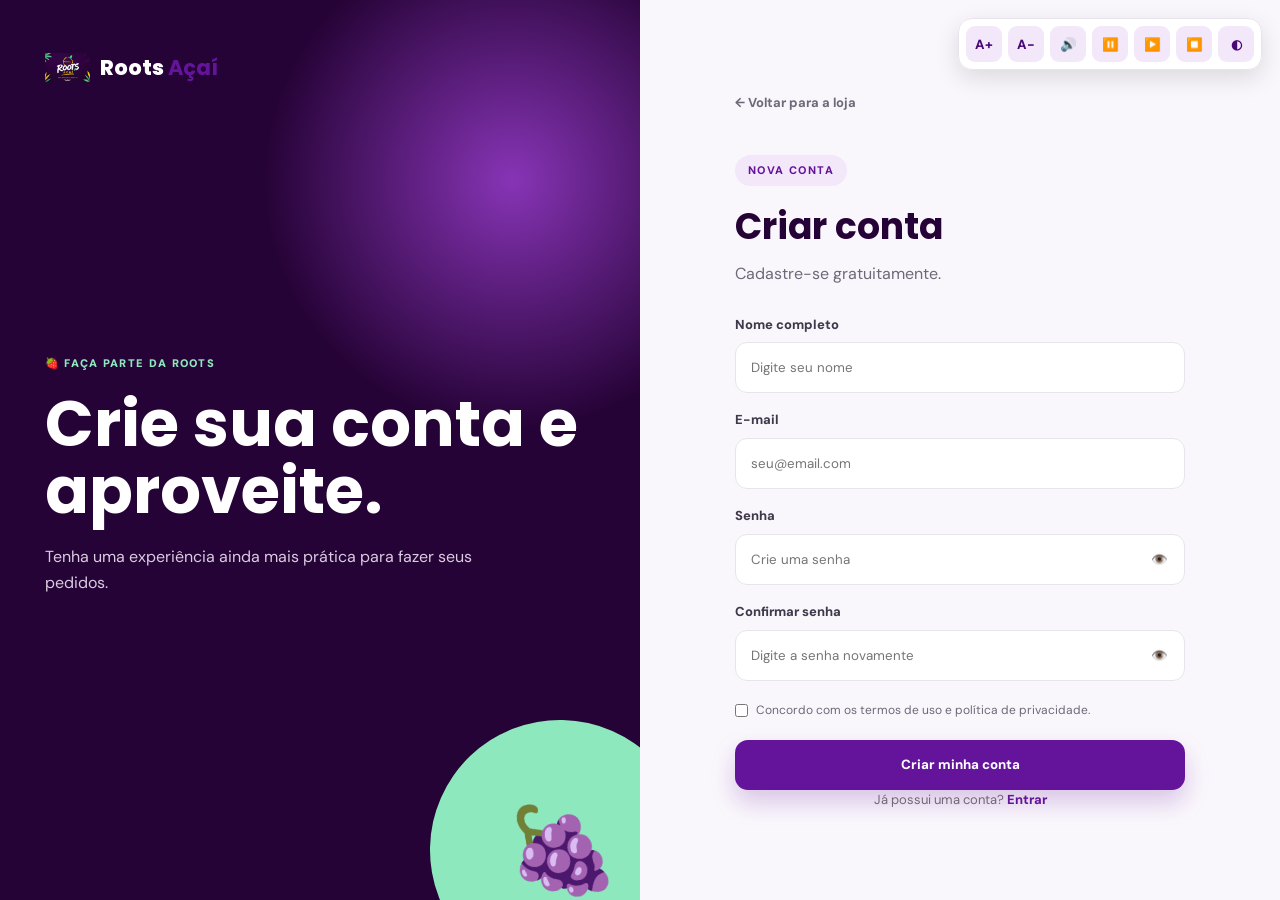
<file: cadastro.html>
<!DOCTYPE html>
<html lang="pt-BR">

<head>

    <meta charset="UTF-8">

    <meta name="viewport"
        content="width=device-width, initial-scale=1.0">

    <title>Criar conta | Roots Açaí</title>

    <link rel="preconnect"
        href="https://fonts.googleapis.com">

    <link rel="preconnect"
        href="https://fonts.gstatic.com"
        crossorigin>

    <link href="https://fonts.googleapis.com/css2?family=DM+Sans:wght@400;500;600;700&family=Poppins:wght@500;600;700;800&display=swap"
        rel="stylesheet">

    <link rel="stylesheet"
        href="styler.css">

</head>

<body class="auth-page">


    <div class="acessibilidade">

        <button onclick="aumentarTexto()"
            aria-label="Aumentar texto">
            A+
        </button>

        <button onclick="diminuirTexto()"
            aria-label="Diminuir texto">
            A-
        </button>

        <button onclick="lerPagina()"
            aria-label="Ler página">
            🔊
        </button>

        <button onclick="pausarAudio()"
            aria-label="Pausar leitura">
            ⏸️
        </button>

        <button onclick="continuarAudio()"
            aria-label="Continuar leitura">
            ▶️
        </button>

        <button onclick="pararAudio()"
            aria-label="Parar leitura">
            ⏹️
        </button>

        <button onclick="alternarContraste()"
            aria-label="Alto contraste">
            ◐
        </button>

    </div>


    <main class="auth-container">


        <section class="auth-visual cadastro-visual">

            <a href="index.html"
                class="logo auth-logo">

                <img src="imagens/logo.jpeg"
                    alt="Roots Açaí">

                <span>
                    Roots
                    <strong>Açaí</strong>
                </span>

            </a>


            <div class="auth-visual-content">

                <span>
                    🍓 FAÇA PARTE DA ROOTS
                </span>

                <h1>
                    Crie sua conta
                    e aproveite.
                </h1>

                <p>
                    Tenha uma experiência ainda mais
                    prática para fazer seus pedidos.
                </p>

            </div>


            <div class="auth-fruit">
                🍇
            </div>

        </section>


        <section class="auth-form-area">

            <div class="auth-form">

                <a href="index.html"
                    class="voltar">
                    ← Voltar para a loja
                </a>


                <div class="auth-heading">

                    <span class="section-tag">
                        NOVA CONTA
                    </span>

                    <h2>
                        Criar conta
                    </h2>

                    <p>
                        Cadastre-se gratuitamente.
                    </p>

                </div>


                <form id="cadastroForm">

                    <div class="form-group">

                        <label for="cadNome">
                            Nome completo
                        </label>

                        <input
                            type="text"
                            id="cadNome"
                            placeholder="Digite seu nome"
                            required>

                    </div>


                    <div class="form-group">

                        <label for="cadEmail">
                            E-mail
                        </label>

                        <input
                            type="email"
                            id="cadEmail"
                            placeholder="seu@email.com"
                            required>

                    </div>


                    <div class="form-group">

                        <label for="cadSenha">
                            Senha
                        </label>

                        <div class="input-password">

                            <input
                                type="password"
                                id="cadSenha"
                                placeholder="Crie uma senha"
                                minlength="6"
                                required>

                            <button type="button"
                                onclick="mostrarSenha('cadSenha', this)"
                                aria-label="Mostrar senha">
                                👁️
                            </button>

                        </div>

                    </div>


                    <div class="form-group">

                        <label for="cadConfirmar">
                            Confirmar senha
                        </label>

                        <div class="input-password">

                            <input
                                type="password"
                                id="cadConfirmar"
                                placeholder="Digite a senha novamente"
                                required>

                            <button type="button"
                                onclick="mostrarSenha('cadConfirmar', this)"
                                aria-label="Mostrar senha">
                                👁️
                            </button>

                        </div>

                    </div>


                    <label class="checkbox termos">

                        <input type="checkbox"
                            id="termos"
                            required>

                        <span>
                            Concordo com os termos
                            de uso e política de privacidade.
                        </span>

                    </label>


                    <button type="submit"
                        class="btn btn-primary btn-full">

                        Criar minha conta

                    </button>

                </form>


                <p class="auth-register">

                    Já possui uma conta?

                    <a href="login.html">
                        Entrar
                    </a>

                </p>

            </div>

        </section>

    </main>


    <script src="script.js"></script>

</body>

</html>
</file>
<file: styler.css>
* {
    margin: 0;
    padding: 0;
    box-sizing: border-box;
}


html {
    scroll-behavior: smooth;
    font-size: 16px;
}


body {
    font-family: "DM Sans", Arial, sans-serif;
    color: #292238;
    background: #eeeced;
    line-height: 1.6;
    overflow-x: hidden;
}


img {
    max-width: 100%;
    display: block;
}


a {
    color: inherit;
    text-decoration: none;
}


button,
input {
    font-family: inherit;
}


button {
    cursor: pointer;
}


.container {
    width: min(1180px, 92%);
    margin: auto;
}


/* ================= CORES ================= */

:root {

    --roxo: #64149a;
    --roxo-dark: #480878;
    --roxo-deep: #260337;

    --roxo-light: #f3e7fa;

    --amarelo: #ffd83d;
    --amarelo-dark: #efbb00;

    --menta: #8ee8bd;
    --menta-dark: #35b77d;

    --branco: #ffffff;

    --cinza: #6e6878;
    --cinza-light: #f7f5f9;

    --borda: #e8e3ed;

    --sombra:
        0 20px 50px rgba(53, 15, 75, .10);

    --radius: 22px;
}


/* ================= ACESSIBILIDADE ================= */

.acessibilidade {

    position: fixed;

    top: 18px;
    right: 18px;

    z-index: 9999;

    display: flex;
    gap: 6px;

    padding: 7px;

    background: rgba(255,255,255,.95);

    border: 1px solid var(--borda);

    border-radius: 14px;

    box-shadow: 0 8px 25px rgba(0,0,0,.12);

    backdrop-filter: blur(10px);
}


.acessibilidade button {

    width: 36px;
    height: 36px;

    border: none;

    border-radius: 9px;

    background: var(--roxo-light);

    color: var(--roxo-dark);

    font-weight: 800;

    transition: .2s;
}


.acessibilidade button:hover {

    background: var(--roxo);

    color: white;

    transform: translateY(-2px);
}


/* ================= HEADER ================= */

.header {

    position: sticky;

    top: 0;

    z-index: 1000;

    background: rgba(255,255,255,.94);

    backdrop-filter: blur(15px);

    border-bottom: 1px solid var(--borda);
}


.nav-container {

    min-height: 82px;

    display: flex;

    align-items: center;

    justify-content: space-between;

    gap: 25px;
}


.logo {

    display: flex;

    align-items: center;

    gap: 10px;

    font-family: Poppins, sans-serif;

    font-size: 21px;

    font-weight: 800;

    color: var(--roxo-deep);
}


.logo img {

    width: 45px;
    height: 45px;

    object-fit: contain;

    border-radius: 12px;
}


.logo strong {

    color: var(--roxo);
}


.nav {

    display: flex;

    align-items: center;

    gap: 28px;

    margin-left: auto;
}


.nav a {

    color: #5f586a;

    font-weight: 600;

    font-size: 14px;

    transition: .2s;
}


.nav a:hover {

    color: var(--roxo);
}


.nav-cadastro {

    padding: 10px 17px;

    background: var(--roxo);

    color: white !important;

    border-radius: 10px;
}


.btn-carrinho {

    display: flex;

    align-items: center;

    gap: 7px;

    border: 1px solid var(--borda);

    background: white;

    color: var(--roxo);

    border-radius: 12px;

    padding: 10px 13px;

    font-weight: 700;
}


.btn-carrinho b {

    width: 22px;
    height: 22px;

    display: grid;
    place-items: center;

    border-radius: 50%;

    background: var(--amarelo);

    color: #3c3000;

    font-size: 11px;
}


.menu-mobile {

    display: none;

    border: none;

    background: transparent;

    font-size: 26px;
}


/* ================= HERO ================= */

.hero {

    position: relative;

    overflow: hidden;

    background:
        radial-gradient(circle at 80% 30%, #f1dcff, transparent 30%),
        linear-gradient(135deg,#fff 0%,#faf5fd 100%);

    padding: 90px 0 80px;
}


.hero-grid {

    display: grid;

    grid-template-columns: 1fr 1fr;

    align-items: center;

    gap: 70px;
}


.hero-tag,
.section-tag {

    display: inline-flex;

    color: var(--roxo);

    background: var(--roxo-light);

    border-radius: 100px;

    padding: 7px 13px;

    font-size: 11px;

    letter-spacing: 1.4px;

    font-weight: 800;
}


.hero h1 {

    margin-top: 20px;

    max-width: 650px;

    font-family: Poppins, sans-serif;

    font-size: clamp(42px, 5vw, 70px);

    line-height: 1.03;

    color: var(--roxo-deep);

    letter-spacing: -2px;
}


.hero h1 span {

    color: var(--roxo);
}


.hero p {

    max-width: 560px;

    margin-top: 22px;

    font-size: 17px;

    color: var(--cinza);
}


.hero-buttons {

    display: flex;

    gap: 12px;

    margin-top: 30px;

    flex-wrap: wrap;
}


.btn {

    border: none;

    min-height: 50px;

    display: inline-flex;

    justify-content: center;

    align-items: center;

    gap: 8px;

    padding: 0 22px;

    border-radius: 13px;

    font-weight: 800;

    transition: .25s;
}


.btn:hover {

    transform: translateY(-3px);
}


.btn-primary {

    background: var(--roxo);

    color: white;

    box-shadow: 0 12px 25px rgba(100,20,154,.22);
}


.btn-primary:hover {

    background: var(--roxo-dark);
}


.btn-outline {

    border: 1px solid var(--borda);

    background: white;

    color: var(--roxo);
}


.btn-yellow {

    background: var(--amarelo);

    color: #3d3000;
}


.btn-full {

    width: 100%;
}


.hero-stats {

    display: flex;

    gap: 30px;

    margin-top: 45px;
}


.hero-stats div {

    display: flex;

    flex-direction: column;
}


.hero-stats strong {

    color: var(--roxo-deep);

    font-family: Poppins, sans-serif;

    font-size: 20px;
}


.hero-stats span {

    color: var(--cinza);

    font-size: 12px;
}


.hero-image {

    position: relative;

    display: flex;

    justify-content: center;

    align-items: center;
}


.hero-image img {

    position: relative;

    width: min(500px,100%);

    aspect-ratio: 1;

    object-fit: cover;

    border-radius: 50%;

    border: 13px solid white;

    box-shadow: 0 30px 80px rgba(75,10,100,.22);

    z-index: 2;
}


.hero-circle {

    position: absolute;

    width: 90%;

    aspect-ratio: 1;

    border-radius: 50%;

    background: var(--menta);

    transform: rotate(12deg);
}


.floating-card {

    position: absolute;

    bottom: 15px;

    left: 0;

    z-index: 3;

    display: flex;

    align-items: center;

    gap: 12px;

    background: white;

    padding: 14px 17px;

    border-radius: 16px;

    box-shadow: var(--sombra);

    font-size: 25px;
}


.floating-card div {

    display: flex;

    flex-direction: column;
}


.floating-card strong {

    font-size: 13px;
}


.floating-card span {

    font-size: 11px;

    color: var(--cinza);
}


/* ================= MARQUEE ================= */

.marquee {

    background: var(--roxo);

    color: white;

    overflow: hidden;

    padding: 17px 0;

    font-family: Poppins, sans-serif;

    font-weight: 700;

    white-space: nowrap;
}


.marquee div {

    display: flex;

    justify-content: center;

    gap: 30px;

    font-size: 13px;
}


.marquee span {

    color: var(--amarelo);
}


/* ================= SECTIONS ================= */

.section {

    padding: 100px 0;
}


.section-header {

    display: flex;

    justify-content: space-between;

    align-items: end;

    gap: 30px;

    margin-bottom: 45px;
}


.section-header h2 {

    margin-top: 12px;

    font-family: Poppins, sans-serif;

    font-size: clamp(30px,4vw,45px);

    line-height: 1.1;

    color: var(--roxo-deep);
}


.section-header h2 span {

    color: var(--roxo);
}


.section-header > p {

    max-width: 390px;

    color: var(--cinza);
}


.center {

    display: block;

    text-align: center;

    max-width: 650px;

    margin-left: auto;

    margin-right: auto;
}


.center p {

    margin: 15px auto 0;
}


/* ================= PRODUTOS ================= */

.produtos-grid {

    display: grid;

    grid-template-columns:
        repeat(3, 1fr);

    gap: 25px;
}


.produto-card {

    overflow: hidden;

    background: white;

    border: 1px solid var(--borda);

    border-radius: var(--radius);

    transition: .3s;
}


.produto-card:hover {

    transform: translateY(-8px);

    box-shadow: var(--sombra);
}


.produto-img {

    position: relative;

    overflow: hidden;

    aspect-ratio: 1.15;
}


.produto-img img {

    width: 100%;
    height: 100%;

    object-fit: cover;

    transition: .4s;
}


.produto-card:hover img {

    transform: scale(1.06);
}


.produto-badge {

    position: absolute;

    top: 15px;
    left: 15px;

    background: var(--menta);

    color: #0b5534;

    padding: 6px 10px;

    border-radius: 8px;

    font-size: 10px;

    font-weight: 900;
}


.produto-badge.rosa {

    background: #ffc5dc;

    color: #8e174a;
}


.produto-badge.amarelo {

    background: var(--amarelo);

    color: #5b4700;
}


.produto-info {

    padding: 22px;
}


.produto-category {

    color: var(--roxo);

    font-size: 10px;

    font-weight: 900;

    letter-spacing: 1.2px;
}


.produto-info h3 {

    margin-top: 6px;

    font-family: Poppins, sans-serif;

    font-size: 21px;
}


.produto-info p {

    margin-top: 8px;

    color: var(--cinza);

    font-size: 13px;

    min-height: 43px;
}


.produto-bottom {

    display: flex;

    justify-content: space-between;

    align-items: center;

    margin-top: 20px;
}


.produto-bottom div {

    display: flex;

    flex-direction: column;
}


.produto-bottom small {

    color: var(--cinza);

    font-size: 10px;
}


.produto-bottom strong {

    font-family: Poppins, sans-serif;

    color: var(--roxo-deep);

    font-size: 19px;
}


.btn-add {

    width: 43px;
    height: 43px;

    border: none;

    border-radius: 12px;

    background: var(--roxo);

    color: white;

    font-size: 25px;

    transition: .2s;
}


.btn-add:hover {

    background: var(--roxo-dark);

    transform: rotate(90deg);
}


/* ================= BENEFÍCIOS ================= */

.diferenciais {

    background: var(--cinza-light);
}


.beneficios-grid {

    display: grid;

    grid-template-columns:
        repeat(4,1fr);

    gap: 18px;
}


.beneficio {

    background: white;

    padding: 28px;

    border-radius: 20px;

    border: 1px solid var(--borda);
}


.beneficio-icon {

    width: 52px;
    height: 52px;

    display: grid;
    place-items: center;

    background: var(--roxo-light);

    border-radius: 15px;

    font-size: 25px;

    margin-bottom: 18px;
}


.beneficio h3 {

    font-family: Poppins, sans-serif;

    font-size: 17px;
}


.beneficio p {

    color: var(--cinza);

    font-size: 13px;

    margin-top: 7px;
}


/* ================= SOBRE ================= */

.sobre {

    padding: 110px 0;
}


.sobre-grid {

    display: grid;

    grid-template-columns: 1fr 1fr;

    gap: 80px;

    align-items: center;
}


.sobre-images {

    position: relative;

    padding: 25px;
}


.sobre-images::before {

    content: "";

    position: absolute;

    inset: 0;

    border-radius: 35px;

    background: var(--menta);

    transform: rotate(-5deg);
}


.sobre-images img {

    position: relative;

    width: 100%;

    aspect-ratio: 1;

    object-fit: cover;

    border-radius: 30px;

    box-shadow: var(--sombra);
}


.sobre-card {

    position: absolute;

    right: 0;
    bottom: 0;

    background: white;

    padding: 16px 20px;

    border-radius: 16px;

    box-shadow: var(--sombra);

    display: flex;

    gap: 10px;

    align-items: center;

    font-weight: 800;
}


.sobre-content h2 {

    margin-top: 18px;

    font-family: Poppins, sans-serif;

    color: var(--roxo-deep);

    font-size: clamp(30px,4vw,45px);

    line-height: 1.1;
}


.sobre-content p {

    margin-top: 18px;

    color: var(--cinza);

    font-size: 15px;
}


.sobre-content .btn {

    margin-top: 25px;
}


/* ================= CTA ================= */

.cta {

    padding: 100px 0;

    background:
        radial-gradient(circle at 20% 20%,#8c31bd,transparent 25%),
        var(--roxo-deep);

    color: white;

    text-align: center;
}


.cta-content {

    max-width: 650px;

    margin: auto;
}


.cta-content > span {

    color: var(--menta);

    font-size: 11px;

    letter-spacing: 1.4px;

    font-weight: 900;
}


.cta h2 {

    margin-top: 12px;

    font-family: Poppins, sans-serif;

    font-size: clamp(35px,5vw,55px);
}


.cta p {

    color: #d8cde0;

    margin-top: 10px;
}


.cta .btn {

    margin-top: 25px;
}


/* ================= FOOTER ================= */

.footer {

    background: #180121;

    color: white;

    padding-top: 70px;
}


.footer-grid {

    display: grid;

    grid-template-columns:
        2fr 1fr 1fr 1fr;

    gap: 40px;

    padding-bottom: 50px;
}


.footer .logo {

    color: white;

    margin-bottom: 15px;
}


.footer > .container > div p {

    color: #b9abbf;

    font-size: 13px;
}


.footer h4 {

    margin-bottom: 15px;

    color: white;
}


.footer-grid > div:not(:first-child) a {

    display: block;

    color: #b9abbf;

    font-size: 13px;

    margin: 9px 0;

    transition: .2s;
}


.footer-grid a:hover {

    color: var(--amarelo) !important;
}


.footer-bottom {

    border-top: 1px solid rgba(255,255,255,.08);

    display: flex;

    justify-content: space-between;

    padding: 20px 4%;

    color: #95869c;

    font-size: 11px;
}


/* ================= MODAIS ================= */

.modal {

    position: fixed;

    inset: 0;

    z-index: 5000;

    display: none;

    align-items: center;

    justify-content: center;

    padding: 20px;

    background: rgba(24,2,33,.72);

    backdrop-filter: blur(7px);
}


.modal.active {

    display: flex;
}


.modal-content {

    position: relative;

    width: min(920px,100%);

    max-height: 90vh;

    overflow-y: auto;

    background: white;

    border-radius: 25px;

    box-shadow: 0 30px 100px rgba(0,0,0,.3);
}


.produto-modal {

    display: grid;

    grid-template-columns: .9fr 1.1fr;

}


.modal-img {

    min-height: 500px;
}


.modal-img img {

    width: 100%;
    height: 100%;

    object-fit: cover;
}


.modal-body {

    padding: 35px;
}


.modal-body h2 {

    margin-top: 10px;

    font-family: Poppins, sans-serif;

    color: var(--roxo-deep);

    font-size: 32px;
}


.modal-body > p {

    color: var(--cinza);

    margin: 8px 0 25px;
}


.modal-close {

    position: absolute;

    right: 18px;
    top: 18px;

    z-index: 10;

    width: 38px;
    height: 38px;

    border: none;

    border-radius: 50%;

    background: rgba(255,255,255,.95);

    color: var(--roxo-deep);

    font-size: 25px;
}


.opcao {

    margin-top: 25px;
}


.opcao h3 {

    font-size: 15px;

    margin-bottom: 12px;
}


.tamanhos {

    display: grid;

    grid-template-columns:
        repeat(3,1fr);

    gap: 8px;
}


.tamanhos label {

    position: relative;

    cursor: pointer;
}


.tamanhos input {

    position: absolute;

    opacity: 0;
}


.tamanhos span {

    display: flex;

    flex-direction: column;

    align-items: center;

    padding: 12px 5px;

    border: 1px solid var(--borda);

    border-radius: 12px;

    font-weight: 800;

    font-size: 13px;
}


.tamanhos small {

    color: var(--cinza);

    font-size: 9px;
}


.tamanhos input:checked + span {

    border-color: var(--roxo);

    background: var(--roxo-light);

    color: var(--roxo);
}


.adicionais {

    display: grid;

    gap: 7px;
}


.adicionais label {

    display: flex;

    align-items: center;

    gap: 10px;

    padding: 10px 12px;

    border: 1px solid var(--borda);

    border-radius: 10px;

    cursor: pointer;
}


.adicionais label:has(input:checked) {

    border-color: var(--roxo);

    background: var(--roxo-light);
}


.adicionais span {

    display: flex;

    justify-content: space-between;

    flex: 1;

    font-size: 13px;
}


.adicionais b {

    color: var(--roxo);
}


.modal-total,
.carrinho-total {

    display: flex;

    justify-content: space-between;

    align-items: center;

    padding: 20px 0;

    margin-top: 20px;

    border-top: 1px solid var(--borda);
}


.modal-total strong,
.carrinho-total strong {

    color: var(--roxo);

    font-family: Poppins, sans-serif;

    font-size: 24px;
}


/* ================= CARRINHO ================= */

.carrinho-modal {

    max-width: 650px;
}


.lista-carrinho {

    margin-top: 20px;

    display: grid;

    gap: 10px;
}


.item-carrinho {

    display: flex;

    align-items: center;

    justify-content: space-between;

    gap: 15px;

    padding: 13px;

    border: 1px solid var(--borda);

    border-radius: 13px;
}


.item-info {

    flex: 1;
}


.item-info strong {

    display: block;

    color: var(--roxo-deep);
}


.item-info small {

    color: var(--cinza);

    font-size: 11px;
}


.item-preco {

    font-weight: 800;

    color: var(--roxo);
}


.quantidade {

    display: flex;

    align-items: center;

    gap: 7px;
}


.quantidade button {

    width: 27px;
    height: 27px;

    border: 1px solid var(--borda);

    border-radius: 7px;

    background: white;
}


.btn-remover {

    color: #d43b55 !important;

    border: none !important;

    background: transparent !important;
}


.carrinho-vazio {

    text-align: center;

    padding: 35px 0;

    color: var(--cinza);
}


.carrinho-vazio > div {

    font-size: 45px;
}


.carrinho-vazio h3 {

    color: var(--roxo-deep);

    margin-top: 8px;
}


/* ================= AUTH ================= */

.auth-page {

    min-height: 100vh;

    background: #faf7fc;
}


.auth-container {

    min-height: 100vh;

    display: grid;

    grid-template-columns: 1fr 1fr;
}


.auth-visual {

    position: relative;

    overflow: hidden;

    background:
        radial-gradient(circle at 80% 20%,#8734b5,transparent 28%),
        var(--roxo-deep);

    color: white;

    padding: 45px 7%;

    display: flex;

    flex-direction: column;
}


.auth-logo {

    color: white;

    width: max-content;
}


.auth-visual-content {

    max-width: 540px;

    margin: auto 0;
}


.auth-visual-content > span {

    color: var(--menta);

    font-size: 11px;

    font-weight: 900;

    letter-spacing: 1.3px;
}


.auth-visual-content h1 {

    margin-top: 15px;

    font-family: Poppins, sans-serif;

    font-size: clamp(40px,5vw,65px);

    line-height: 1.05;
}


.auth-visual-content p {

    max-width: 480px;

    color: #d9cce0;

    margin-top: 20px;
}


.auth-fruit {

    position: absolute;

    right: -50px;
    bottom: -80px;

    width: 260px;
    height: 260px;

    display: grid;
    place-items: center;

    background: var(--menta);

    border-radius: 50%;

    font-size: 90px;

    transform: rotate(-10deg);
}


.auth-form-area {

    display: flex;

    align-items: center;

    justify-content: center;

    padding: 70px 30px;
}


.auth-form {

    width: min(450px,100%);
}


.voltar {

    color: var(--cinza);

    font-size: 13px;

    font-weight: 700;
}


.auth-heading {

    margin: 40px 0 28px;
}


.auth-heading h2 {

    margin-top: 12px;

    font-family: Poppins, sans-serif;

    color: var(--roxo-deep);

    font-size: 36px;
}


.auth-heading p {

    color: var(--cinza);

    margin-top: 5px;
}


.form-group {

    margin-bottom: 17px;
}


.form-group label {

    display: block;

    margin-bottom: 7px;

    font-size: 13px;

    font-weight: 800;

    color: #40384b;
}


.form-group input {

    width: 100%;

    height: 51px;

    border: 1px solid var(--borda);

    border-radius: 12px;

    padding: 0 15px;

    outline: none;

    background: white;

    transition: .2s;
}


.form-group input:focus {

    border-color: var(--roxo);

    box-shadow: 0 0 0 4px var(--roxo-light);
}


.input-password {

    position: relative;
}


.input-password input {

    padding-right: 50px;
}


.input-password button {

    position: absolute;

    right: 5px;
    top: 5px;

    width: 41px;
    height: 41px;

    border: none;

    background: transparent;

    border-radius: 10px;
}


.form-options {

    display: flex;

    justify-content: space-between;

    align-items: center;

    gap: 10px;

    margin: 5px 0 20px;
}


.checkbox {

    display: flex;

    align-items: flex-start;

    gap: 8px;

    cursor: pointer;

    color: var(--cinza);

    font-size: 12px;
}


.checkbox input {

    accent-color: var(--roxo);

    margin-top: 3px;
}


.forgot {

    border: none;

    background: transparent;

    color: var(--roxo);

    font-size: 12px;

    font-weight: 700;
}


.auth-divider {

    display: flex;

    align-items: center;

    gap: 12px;

    margin: 25px 0;
}


.auth-divider::before,
.auth-divider::after {

    content: "";

    flex: 1;

    height: 1px;

    background: var(--borda);
}


.auth-divider span {

    color: var(--cinza);

    font-size: 12px;
}


.auth-register {

    text-align: center;

    color: var(--cinza);

    font-size: 13px;
}


.auth-register a {

    color: var(--roxo);

    font-weight: 800;
}


.termos {

    margin: 20px 0;
}


/* ================= CONTRASTE ================= */

body.alto-contraste {

    background: #000 !important;

    color: #fff !important;
}


body.alto-contraste * {

    border-color: #fff !important;
}


body.alto-contraste .header,
body.alto-contraste .produto-card,
body.alto-contraste .beneficio,
body.alto-contraste .modal-content,
body.alto-contraste .auth-form-area,
body.alto-contraste .form-group input {

    background: #111 !important;

    color: #fff !important;
}


body.alto-contraste h1,
body.alto-contraste h2,
body.alto-contraste h3,
body.alto-contraste p,
body.alto-contraste a,
body.alto-contraste span {

    color: #fff !important;
}


body.alto-contraste .hero,
body.alto-contraste .diferenciais {

    background: #000 !important;
}


body.alto-contraste .btn-primary {

    background: #ffff00 !important;

    color: #000 !important;
}


/* ================= RESPONSIVO ================= */

@media (max-width: 1000px) {

    .nav {

        position: absolute;

        top: 82px;
        left: 0;
        right: 0;

        display: none;

        flex-direction: column;

        align-items: stretch;

        padding: 20px;

        background: white;

        border-bottom: 1px solid var(--borda);

        box-shadow: var(--sombra);
    }


    .nav.active {

        display: flex;
    }


    .menu-mobile {

        display: block;
    }


    .btn-carrinho span {

        display: none;
    }


    .hero-grid {

        grid-template-columns: 1fr;

    }


    .hero-content {

        text-align: center;
    }


    .hero-content p {

        margin-left: auto;
        margin-right: auto;
    }


    .hero-buttons,
    .hero-stats {

        justify-content: center;
    }


    .hero-image {

        max-width: 600px;

        margin: auto;
    }


    .produtos-grid {

        grid-template-columns:
            repeat(2,1fr);
    }


    .beneficios-grid {

        grid-template-columns:
            repeat(2,1fr);
    }


    .sobre-grid {

        grid-template-columns: 1fr;

        gap: 50px;
    }


    .sobre-images {

        max-width: 600px;

        margin: auto;
    }


    .footer-grid {

        grid-template-columns:
            repeat(2,1fr);
    }


    .auth-container {

        grid-template-columns: 1fr;
    }


    .auth-visual {

        min-height: 380px;

    }


    .auth-visual-content {

        margin-top: auto;
        margin-bottom: auto;
    }


    .auth-form-area {

        min-height: 600px;
    }

}


@media (max-width: 650px) {

    .acessibilidade {

        top: auto;

        bottom: 12px;

        right: 12px;

        left: 12px;

        justify-content: center;
    }


    .acessibilidade button {

        width: 34px;
        height: 34px;
    }


    .nav-container {

        min-height: 70px;
    }


    .nav {

        top: 70px;
    }


    .hero {

        padding: 65px 0;
    }


    .hero h1 {

        font-size: 40px;

        letter-spacing: -1px;
    }


    .hero-stats {

        gap: 17px;
    }


    .hero-stats strong {

        font-size: 17px;
    }


    .section {

        padding: 70px 0;
    }


    .section-header {

        display: block;
    }


    .section-header > p {

        margin-top: 15px;
    }


    .produtos-grid {

        grid-template-columns: 1fr;
    }


    .beneficios-grid {

        grid-template-columns: 1fr;
    }


    .footer-grid {

        grid-template-columns: 1fr;
    }


    .footer-bottom {

        display: block;

        text-align: center;
    }


    .footer-bottom p + p {

        margin-top: 5px;
    }


    .produto-modal {

        grid-template-columns: 1fr;
    }


    .modal-img {

        min-height: 250px;

        max-height: 300px;
    }


    .modal-body {

        padding: 25px;
    }


    .tamanhos {

        grid-template-columns: 1fr;
    }


    .auth-visual {

        min-height: 320px;

        padding: 30px;
    }


    .auth-visual-content h1 {

        font-size: 38px;
    }


    .auth-form-area {

        padding: 50px 20px;
    }


    .form-options {

        align-items: flex-start;

        flex-direction: column;
    }

}


@media (max-width: 420px) {

    .logo span {

        display: none;
    }


    .hero h1 {

        font-size: 35px;
    }


    .hero-stats {

        flex-wrap: wrap;
    }


    .floating-card {

        left: -5px;

        transform: scale(.9);
    }

}
</file>
